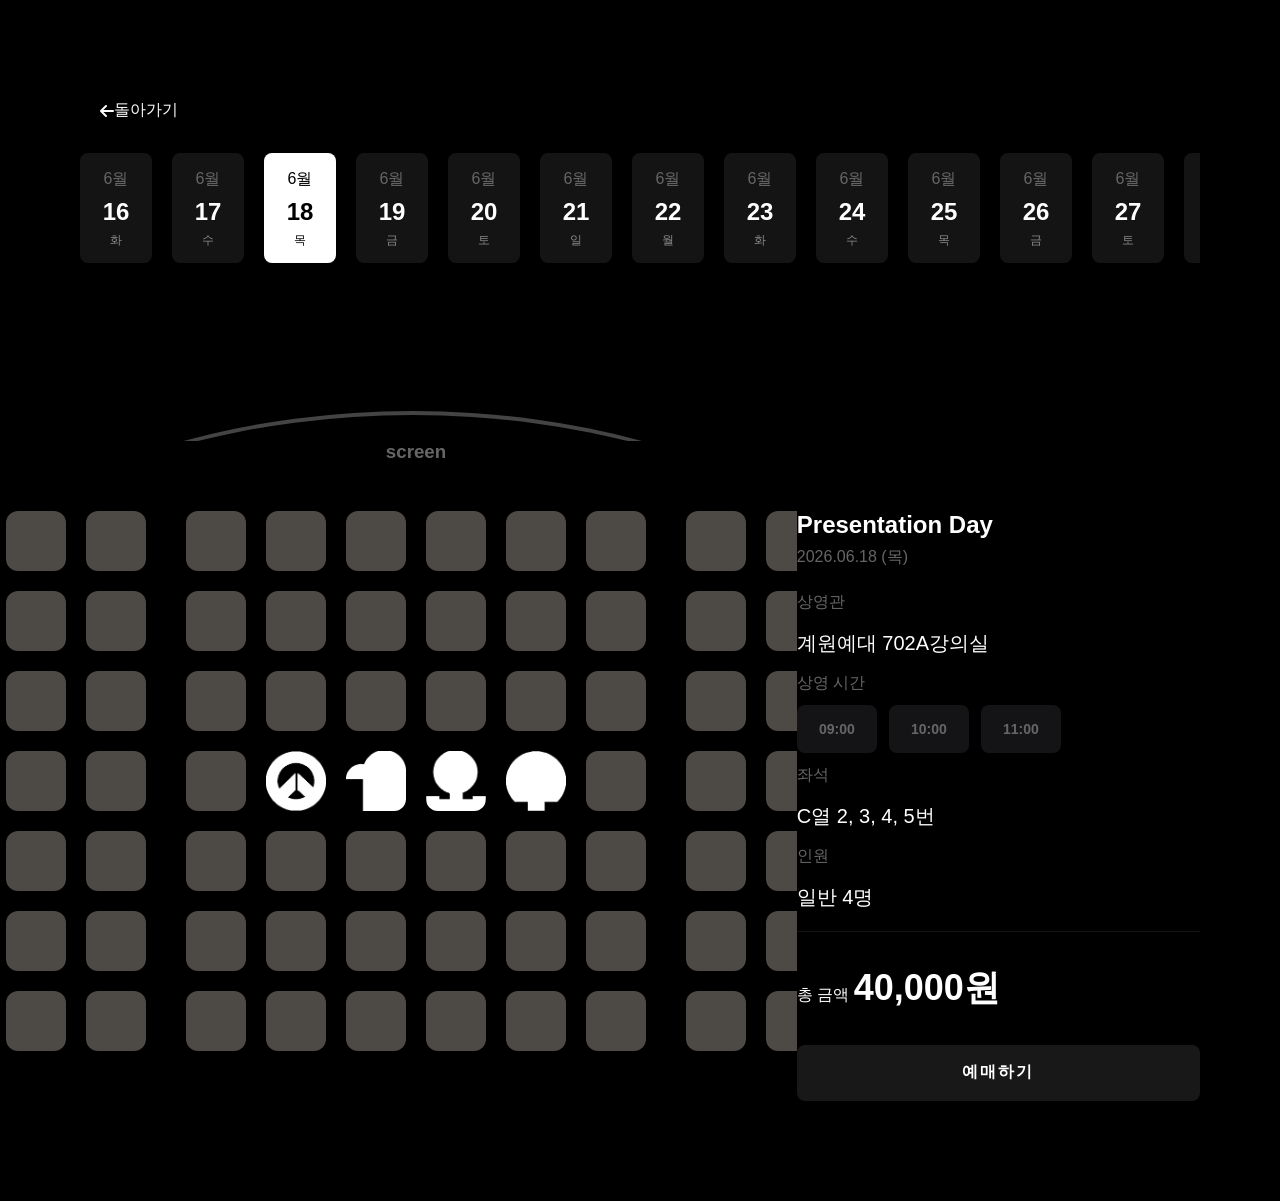
<file: popup2.html>
<!DOCTYPE html>
<html lang="ko">
<head>
    <meta charset="UTF-8">
    <meta name="viewport" content="width=device-width, initial-scale=1.0">
    <title>예매 팝업 창</title>
    <link rel="stylesheet" href="common.css">
    <link rel="stylesheet" href="individual.css">
    <link rel="stylesheet" href="https://cdnjs.cloudflare.com/ajax/libs/font-awesome/6.0.0/css/all.min.css">
</head>
<body>

<div class="booking-modal-overlay padding-left padding-right padding-top padding-bottom width box-sizing">
    <div class="booking-modal-content margin width">
        
        <div class="booking-header">
            <button class="back-btn" onclick="history.back()">
                <i class="fas fa-arrow-left"></i> 돌아가기
            </button>
        </div>

        <section class="date-picker-section padding-bottom width">
            <div class="date-scroll-container">
                <div class="date-item gray-font border-radius"><span class="text-xs">6월</span><strong>16</strong><span class="day text-xs">화</span></div>
                <div class="date-item gray-font border-radius"><span class="text-xs">6월</span><strong>17</strong><span class="day text-xs">수</span></div>
                <div class="date-item active border-radius"><span class="text-xs">6월</span><strong>18</strong><span class="day text-xs">목</span></div>
                <div class="date-item gray-font border-radius "><span class="text-xs">6월</span><strong>19</strong><span class="day text-xs">금</span></div>
                <div class="date-item gray-font border-radius"><span class="text-xs">6월</span><strong>20</strong><span class="day text-xs">토</span></div>
                <div class="date-item gray-font border-radius"><span class="text-xs">6월</span><strong>21</strong><span class="day text-xs">일</span></div>
                <div class="date-item gray-font border-radius "><span class="text-xs">6월</span><strong>22</strong><span class="day text-xs">월</span></div>
                <div class="date-item gray-font border-radius"><span class="text-xs">6월</span><strong>23</strong><span class="day text-xs">화</span></div>
                <div class="date-item gray-font border-radius "><span class="text-xs">6월</span><strong>24</strong><span class="day text-xs">수</span></div>
                <div class="date-item gray-font border-radius "><span class="text-xs">6월</span><strong>25</strong><span class="day text-xs">목</span></div>
                <div class="date-item gray-font border-radius "><span class="text-xs">6월</span><strong>26</strong><span class="day text-xs">금</span></div>
                <div class="date-item gray-font border-radius "><span class="text-xs">6월</span><strong>27</strong><span class="day text-xs">토</span></div>
                <div class="date-item gray-font border-radius "><span class="text-xs">6월</span><strong>28</strong><span class="day text-xs">일</span></div>
                 <div class="date-item gray-font border-radius"><span class="text-xs">6월</span><strong>25</strong><span class="day text-xs">목</span></div>
                <div class="date-item gray-font border-radius "><span class="text-xs">6월</span><strong>26</strong><span class="day text-xs">금</span></div>
                <div class="date-item gray-font border-radius "><span class="text-xs">6월</span><strong>27</strong><span class="day text-xs">토</span></div>
                <div class="date-item gray-font border-radius"><span class="text-xs">6월</span><strong>28</strong><span class="day text-xs">일</span></div>
                <div class="date-item gray-font border-radius "><span class="text-xs">6월</span><strong>25</strong><span class="day text-xs">목</span></div>
                <div class="date-item gray-font border-radius "><span class="text-xs">6월</span><strong>26</strong><span class="day text-xs">금</span></div>
                <div class="date-item gray-font border-radius"><span class="text-xs">6월</span><strong>27</strong><span class="day text-xs">토</span></div>
                <div class="date-item gray-font border-radius"><span class="text-xs">6월</span><strong>28</strong><span class="day text-xs">일</span></div>
                <div class="date-item gray-font border-radius "><span class="text-xs">6월</span><strong>27</strong><span class="day text-xs">토</span></div>
                <div class="date-item gray-font border-radius "><span class="text-xs">6월</span><strong>28</strong><span class="day text-xs">일</span></div>
            </div>
            </div>
        </section>

        <div class="booking-main-layout width">
            
            <section class="seat-selection-area width">
                <div class="screen-indicator">
                    <div class="screen-line margi"></div>
                    <h3 class="gray-font">screen</h3>
                </div>
                
                <div class="seat-grid margin width">
                    <div class="side left"></div>   

                     <div class="center"></div>

                    <div class="side right"></div>
                        

                </div>

            </section>

            <section class="booking-summary-area padding-top width">
                <div class="summary-header">
                    <h2>Presentation Day</h2>
                    <p class="summary-date gray-font text-xs">2026.06.18 (목)</p>
                </div>

                <div class="info-block">
                    <span class="info-label gray-font text-xs">상영관</span>
                    <p class="info-value text-xs">계원예대 702A강의실</p>
                </div>

                <div class="info-block">
                    <span class="info-label gray-font text-xs">상영 시간</span>
                    <div class="time-slots">
                        <button class="time-btn gray-font border-radius">09:00</button>
                        <button class="time-btn gray-font border-radius">10:00</button>
                        <button class="time-btn gray-font border-radius">11:00</button>
                    </div>
                </div>

                <div class="info-block">
                    <span class="info-label gray-font text-xs">좌석</span>
                    <p class="info-value text-xs">C열 2, 3, 4, 5번</p>
                </div>

                <div class="info-block">
                    <span class="info-label gray-font text-xs">인원</span>
                    <p class="info-value text-xs">일반 4명</p>
                </div>

                <div class="price-block">
                    <span class="price-label text-xs">총 금액</span>
                    <span class="price-value text-xs">40,000원</span>
                </div>

                <button class="final-submit-btn ticket-btn border-radius">예매하기</button>
            </section>
            
        </div>
    </div>
</div>


<script>

document.querySelectorAll('.date-item').forEach(item => {
    item.addEventListener('click', () => {
        document.querySelectorAll('.date-item').forEach(i => i.classList.remove('active'));
        item.classList.add('active');
    });
});
document.querySelectorAll('.time-btn').forEach(btn => {
    btn.addEventListener('click', () => {
        document.querySelectorAll('.time-btn').forEach(b => b.classList.remove('active'));
        btn.classList.add('active');
    });
});
const left = document.querySelector('.left');
const center = document.querySelector('.center');
const right = document.querySelector('.right');

// 왼쪽 14석
for(let i=0; i<14; i++){
    left.innerHTML += '<div class="seat"></div>';
}

const members = [
    "img2/Member Icon/Donggeun-w.png",
    "img2/Member Icon/Geunwoo-w.png",
    "img2/Member Icon/sunwoo-w.png",
    "img2/Member Icon/yewon-w.png"
];

let memberIndex = 0;

// 가운데 42칸
for(let i=0; i<42; i++){

    if(i >= 19 && i <= 22){
        center.innerHTML += `
            <img src="${members[memberIndex]}"
                 class="member-icon">
        `;
        memberIndex++;
    } else{
        center.innerHTML += '<div class="seat"></div>';
      }
}

// 오른쪽 14석
for(let i=0; i<14; i++){
    right.innerHTML += '<div class="seat"></div>';
}


</script>

</body>
</html>
</file>
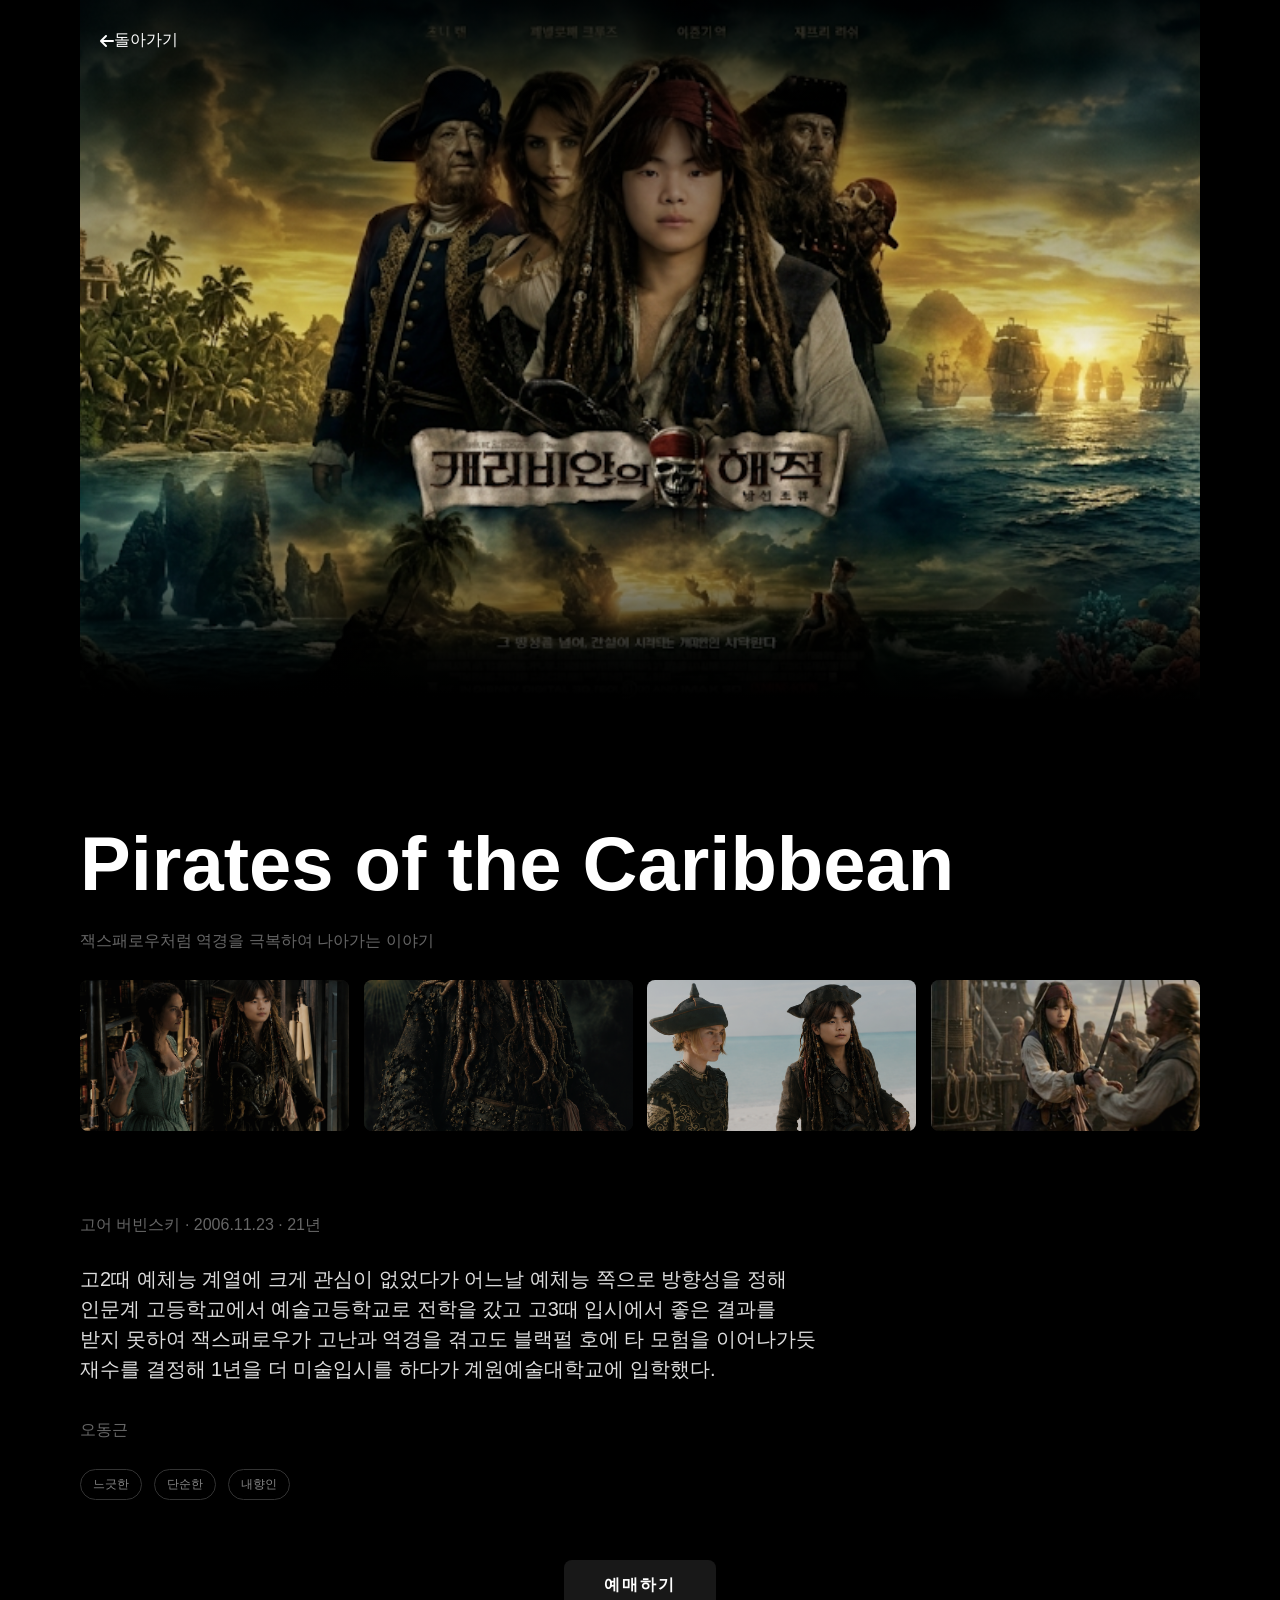
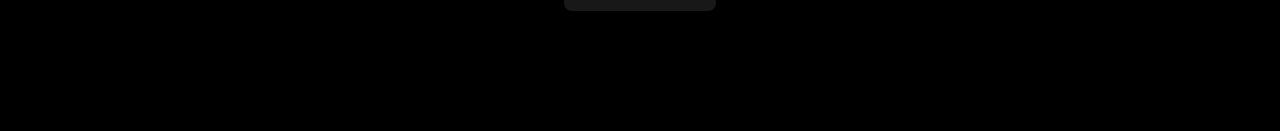
<file: popup_dg.html>
<!DOCTYPE html>
<html lang="en">
<head>
    <meta charset="UTF-8">
    <meta name="viewport" content="width=device-width, initial-scale=1.0">
    <title>Document</title>
    <link rel="stylesheet" href="common.css">
    <link rel="stylesheet" href="individual.css">
    <link rel="stylesheet" href="https://cdnjs.cloudflare.com/ajax/libs/font-awesome/6.0.0/css/all.min.css">

    <style>

    .modal-hero {
    background-image: url("img2/poster/poster3.png"); 
    }
    
    @media (max-width: 767px) {
        .modal-hero {
            background-image: url("img2/poster/15828d52-463c-4f5b-8f75-33abd5ca0e8a-d.png");
        }
    }
    </style>

</head>
<body>
    
        <header class="modal-header padding-left padding-right">
            <button class="back-btn" onclick="history.back()">
                <i class="fas fa-arrow-left"></i> 돌아가기
            </button>
        </header>

        <section class="modal-hero padding-left padding-right"> 
        </section>

        <section class="stillcuts-section padding-left padding-right padding-top">
            <div>
                <h1 class="movie-title2 text-lg"> Pirates of the Caribbean</h1>
                <p class="gray-font personal-margin">잭스패로우처럼 역경을 극복하여 나아가는 이야기
             </div>
            <div class="stillcuts-grid">
                <div class="stillcut-item border-radius"><img src="steel/kb1.png" alt="스틸컷 1"></div>
                <div class="stillcut-item border-radius"><img src="steel/kb2.png" alt="스틸컷 2"></div>
                <div class="stillcut-item border-radius"><img src="steel/kb3.png" alt="스틸컷 3"></div>
                <div class="stillcut-item border-radius"><img src="steel/kb4.png" alt="스틸컷 4"></div>
            </div>
        </section>

        <section class="movie-info-section">
            <p class="gray-font personal-margin text-xs">고어 버빈스키 · 2006.11.23 · 21년</p>
            
            <p class="movie-synopsis">
                고2때 예체능 계열에 크게 관심이 없었다가 어느날 예체능 쪽으로 방향성을 정해 인문계 고등학교에서 예술고등학교로 전학을 갔고 고3때 입시에서 좋은 결과를 받지 못하여 잭스패로우가 고난과 역경을 겪고도 블랙펄 호에 타 모험을 이어나가듯 재수를 결정해 1년을 더 미술입시를 하다가 계원예술대학교에 입학했다.
            </p>
            
            <p class="gray-font personal-margin">오동근</p>
            
            <div class="tags-and-score">
                <span class="tag">느긋한</span>
                <span class="tag">단순한</span>
                <span class="tag">내향인</span>
            </div>
        </section>

        <div class="button-rayout">
            <button class="ticket-btn border-radius" onclick="location.href='popup2.html'">
                예매하기
            </button>   
        </div>


</body>
</html>
</file>
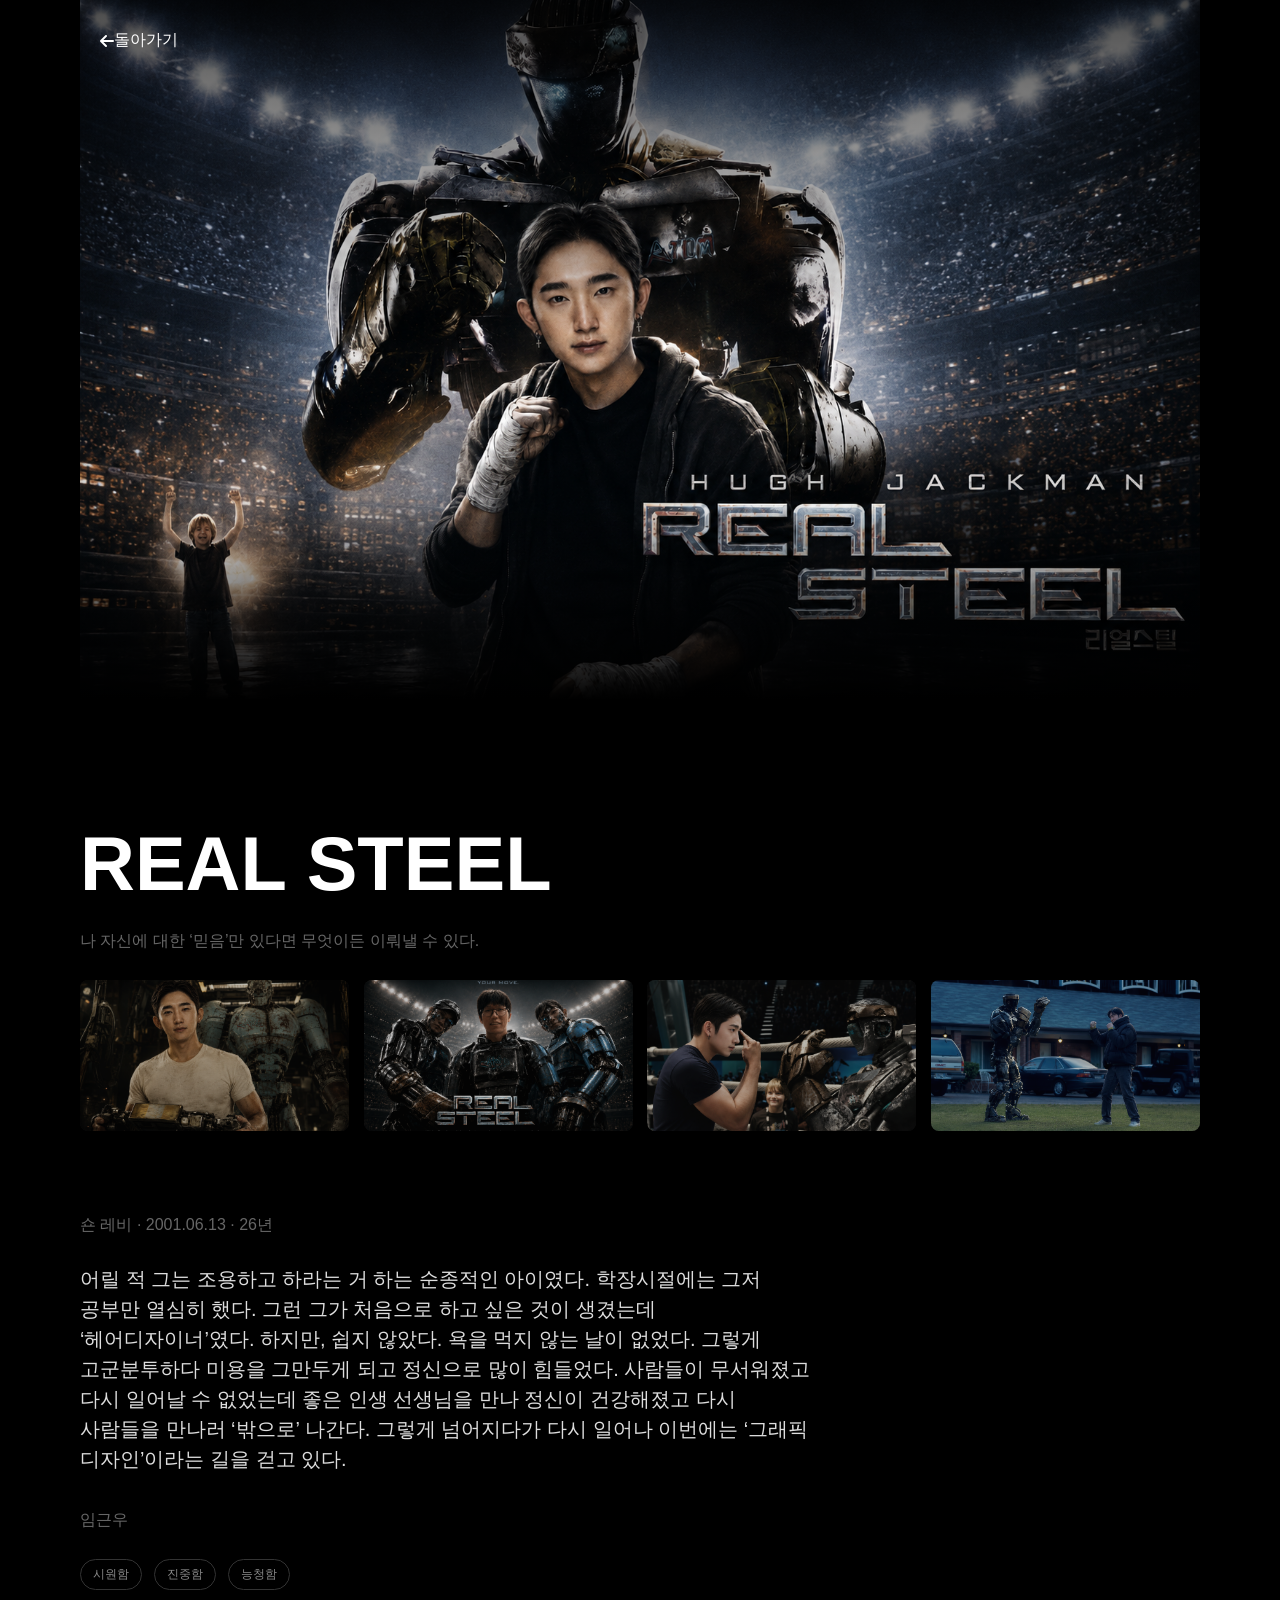
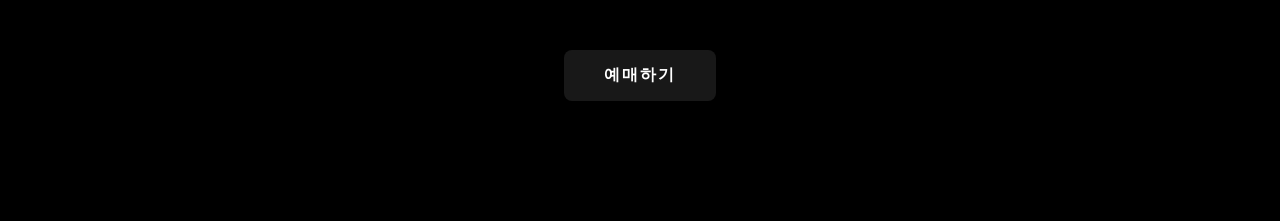
<file: popup_gw.html>
<!DOCTYPE html>
<html lang="en">
<head>
    <meta charset="UTF-8">
    <meta name="viewport" content="width=device-width, initial-scale=1.0">
    <title>Document</title>
    <link rel="stylesheet" href="common.css">
    <link rel="stylesheet" href="individual.css">
    <link rel="stylesheet" href="https://cdnjs.cloudflare.com/ajax/libs/font-awesome/6.0.0/css/all.min.css">

    <style>

    .modal-hero {
    background-image: url("img2/poster/poster2.png"); 
    }
    
    @media (max-width: 767px) {
        .modal-hero {
            background-image: url("img2/poster/re-d.png");
        }
    }
    </style>

</head>
<body>
    
        <header class="modal-header padding-left padding-right">
            <button class="back-btn" onclick="history.back()">
                <i class="fas fa-arrow-left"></i> 돌아가기
            </button>
        </header>

        <section class="modal-hero padding-left padding-right">
        </section>

        <section class="stillcuts-section padding-left padding-right padding-top paddig-bottom box-sizing">
            <div>
                <h1 class="movie-title2 text-lg">REAL STEEL</h1>
                <p class="gray-font personal-margin">나 자신에 대한 ‘믿음’만 있다면 무엇이든 이뤄낼 수 있다.</p>
             </div>
            <div class="stillcuts-grid">
                <div class="stillcut-item border-radius"><img class="width"  src="steel/real1.png" alt="스틸컷 1"></div>
                <div class="stillcut-item border-radius"><img class="width" src="steel/real2.png" alt="스틸컷 2"></div>
                <div class="stillcut-item border-radius"><img class="width" src="steel/real3.png" alt="스틸컷 3"></div>
                <div class="stillcut-item border-radius"><img class="width" src="steel/real4.png" alt="스틸컷 4"></div>
            </div>
        </section>

        <section class="movie-info-section width">
            <p class="gray-font personal-margin text-xs">숀 레비 · 2001.06.13 · 26년</p>
            
            <p class="movie-synopsis text-xs  width">
                어릴 적 그는 조용하고 하라는 거 하는 순종적인 아이였다.
학장시절에는 그저 공부만 열심히 했다. 그런 그가 처음으로 하고 싶은 것이 생겼는데 ‘헤어디자이너’였다. 
하지만, 쉽지 않았다. 욕을 먹지 않는 날이 없었다.
그렇게 고군분투하다 미용을 그만두게 되고 정신으로 많이 힘들었다.
사람들이 무서워졌고 다시 일어날 수 없었는데 
좋은 인생 선생님을 만나 정신이 건강해졌고 다시 사람들을 만나러 ‘밖으로’ 나간다.
그렇게 넘어지다가 다시 일어나 이번에는 ‘그래픽 디자인’이라는 길을 걷고 있다. 
            </p>
            
            <p class="gray-font personal-margin text-xs">임근우</p>
            
            <div class="tags-and-score">
                <span class="tag text-xs">시원함</span>
                <span class="tag text-xs">진중함</span>
                <span class="tag text-xs">능청함</span>
            </div>
        </section>

        <div class="button-rayout">
            <button class="ticket-btn border-radius" onclick="location.href='popup2.html'">
                예매하기
            </button>   
        </div>


</body>
</html>
</file>
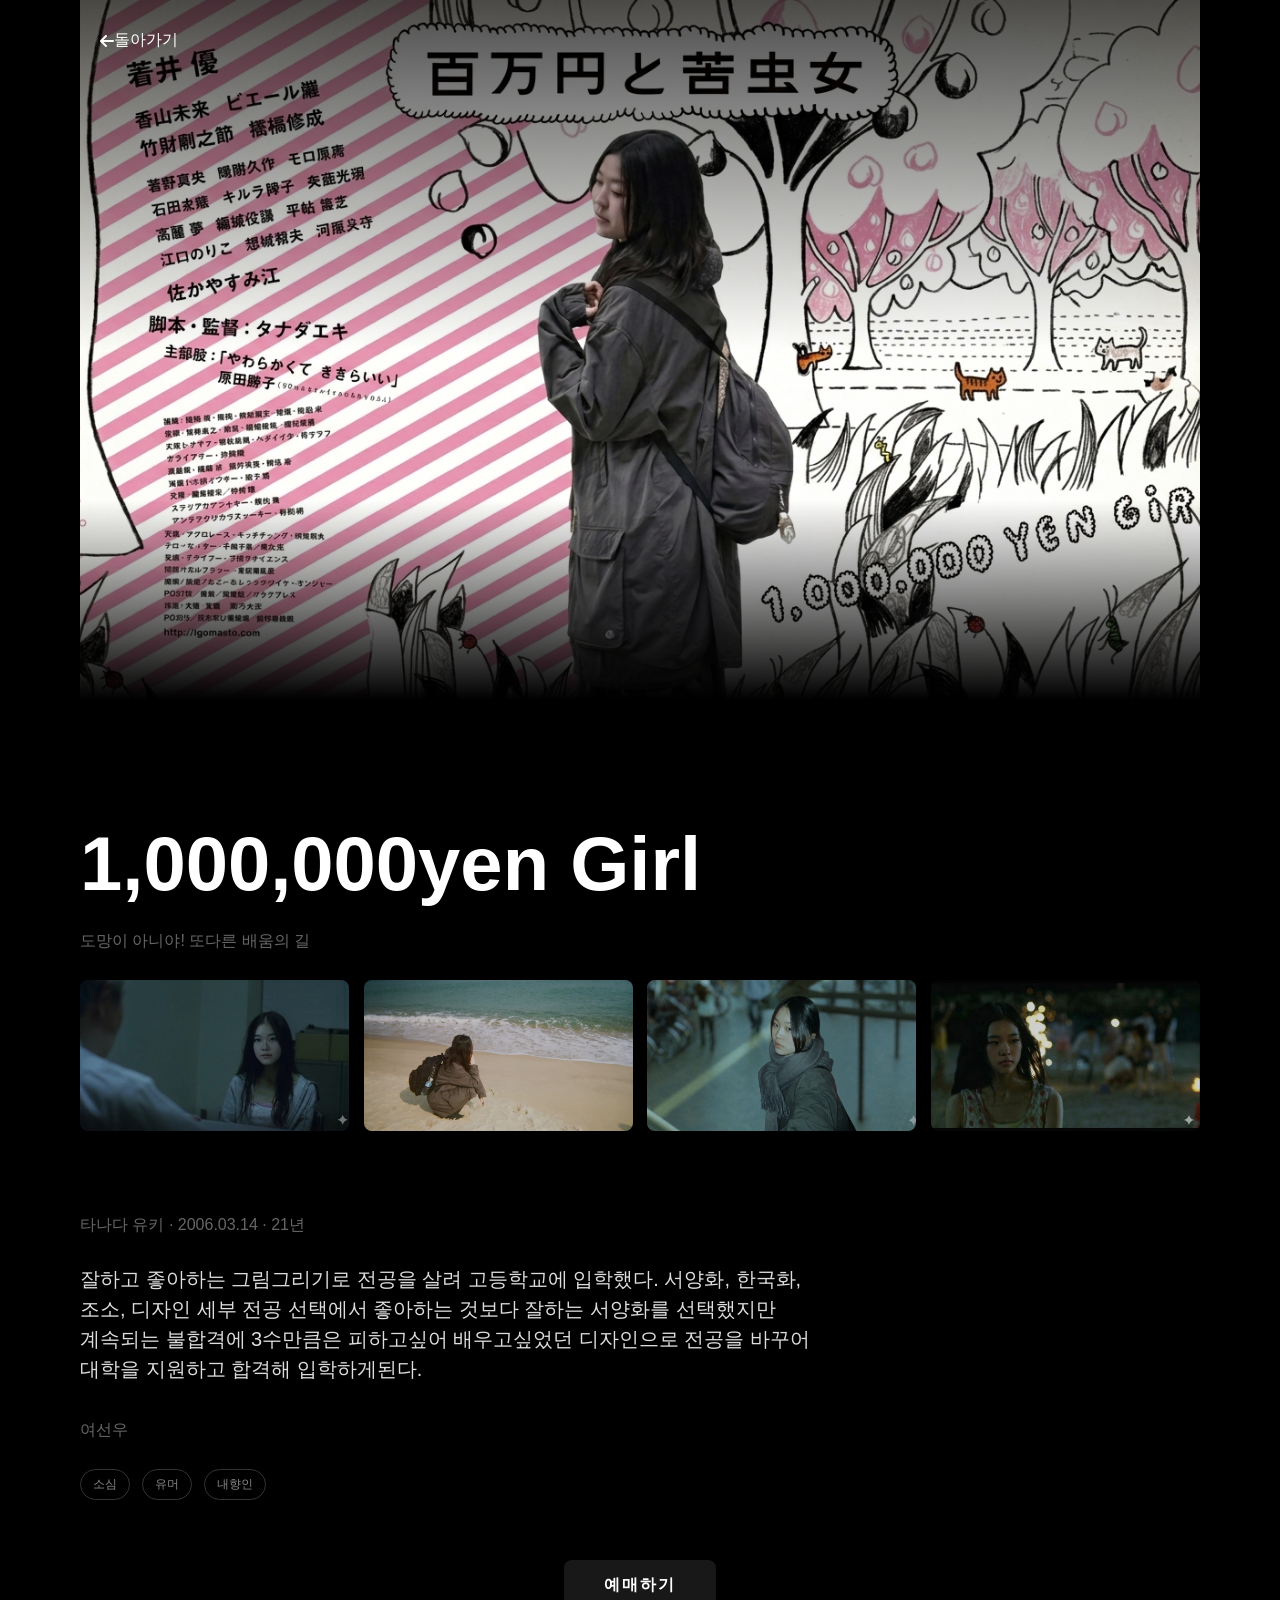
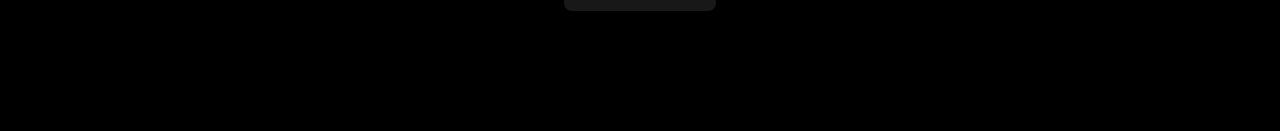
<file: popup_sw.html>
<!DOCTYPE html>
<html lang="en">
<head>
    <meta charset="UTF-8">
    <meta name="viewport" content="width=device-width, initial-scale=1.0">
    <title>Document</title>
    <link rel="stylesheet" href="common.css">
    <link rel="stylesheet" href="individual.css">
    <link rel="stylesheet" href="https://cdnjs.cloudflare.com/ajax/libs/font-awesome/6.0.0/css/all.min.css">

    <style>

    .modal-hero {
    background-image: url("img2/poster/poster4.png"); 
    }
    
    @media (max-width: 767px) {
        .modal-hero {
            background-image: url("img2/poster/image-d.png");
        }
    }
    </style>

</head>
<body>
    
        <header class="modal-header padding-left padding-right">
            <button class="back-btn" onclick="history.back()">
                <i class="fas fa-arrow-left"></i> 돌아가기
            </button>
        </header>

        <section class="modal-hero padding-left padding-right">
        </section>

        <section class="stillcuts-section padding-left padding-right padding-top">
            <div>
                <h1 class="movie-title2 text-lg">1,000,000yen Girl</h1>
                <p class="gray-font personal-margin text-xs">도망이 아니야! 또다른 배움의 길</p>
             </div>
            <div class="stillcuts-grid">
                <div class="stillcut-item border-radius"><img src="steel/yen1.jpeg" alt="스틸컷 1"></div>
                <div class="stillcut-item border-radius"><img src="steel/yen2.png" alt="스틸컷 2"></div>
                <div class="stillcut-item border-radius"><img src="steel/yen3.png" alt="스틸컷 3"></div>
                <div class="stillcut-item border-radius"><img src="steel/yen4.jpeg" alt="스틸컷 4"></div>
            </div>
        </section>

        <section class="movie-info-section">
            <p class="gray-font personal-margin">타나다 유키 · 2006.03.14 · 21년</p>
            
            <p class="movie-synopsis">
                잘하고 좋아하는 그림그리기로 전공을 살려 고등학교에 입학했다. 서양화, 한국화, 조소, 디자인 세부 전공 선택에서 좋아하는 것보다 잘하는 서양화를 선택했지만 계속되는 불합격에 3수만큼은 피하고싶어 배우고싶었던 디자인으로 전공을 바꾸어 대학을 지원하고 합격해 입학하게된다.
            </p>
            
            <p class="gray-font personal-margin">여선우</p>
            
            <div class="tags-and-score">
                <span class="tag">소심</span>
                <span class="tag">유머</span>
                <span class="tag">내향인</span>
            </div>
        </section>

        <div class="button-rayout">
            <button class="ticket-btn border-radius" onclick="location.href='popup2.html'">
                예매하기
            </button>   
        </div>


</body>
</html>
</file>
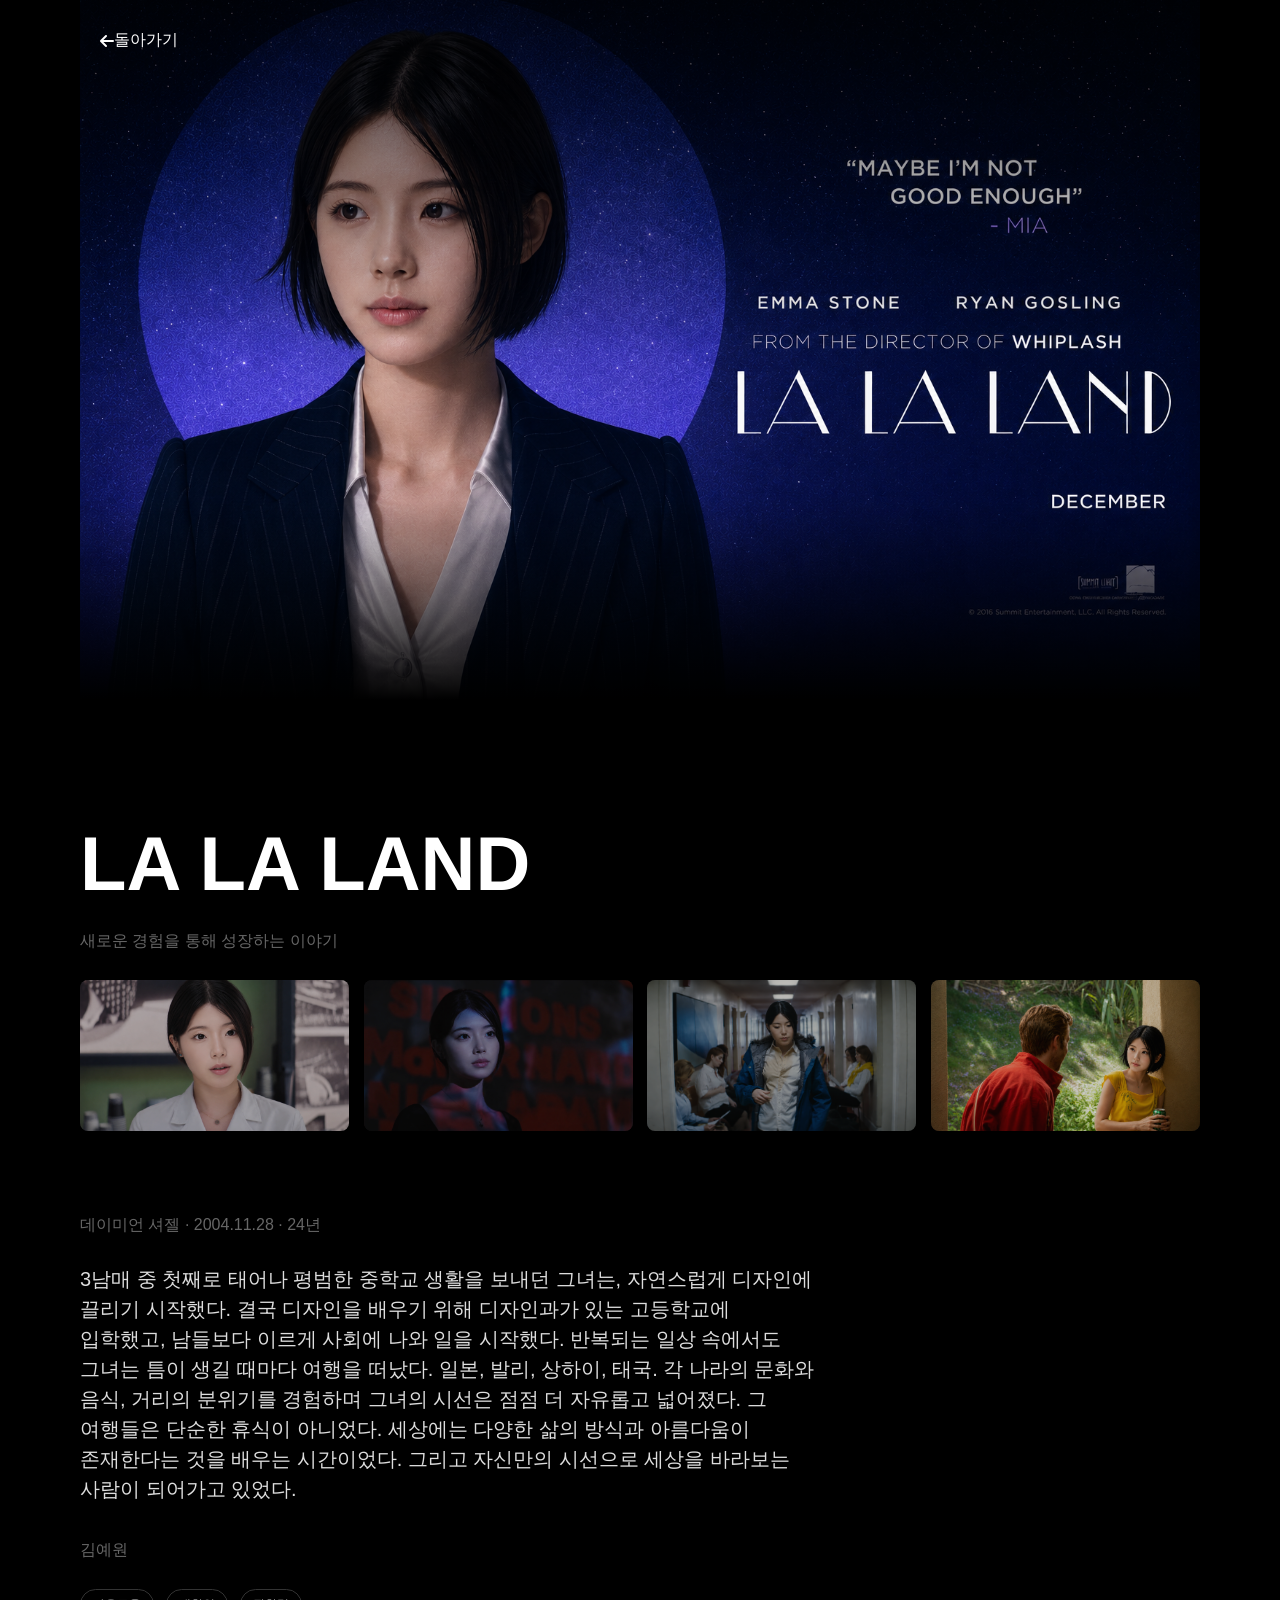
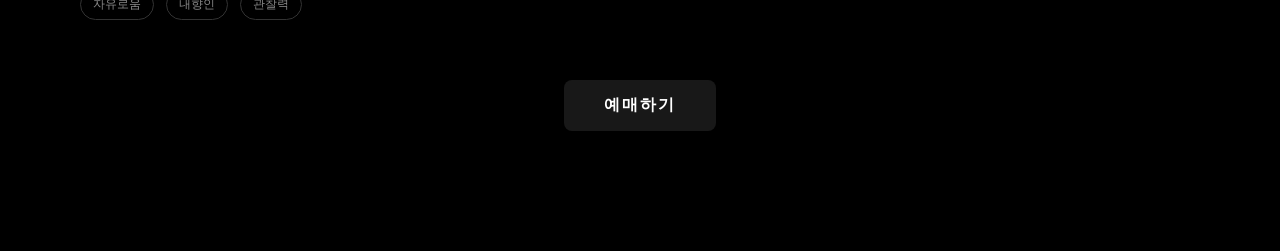
<file: popup_yw.html>
<!DOCTYPE html>
<html lang="en">
<head>
    <meta charset="UTF-8">
    <meta name="viewport" content="width=device-width, initial-scale=1.0">
    <title>Document</title>
    <link rel="stylesheet" href="common.css">
    <link rel="stylesheet" href="individual.css">
    <link rel="stylesheet" href="https://cdnjs.cloudflare.com/ajax/libs/font-awesome/6.0.0/css/all.min.css">

    <style>

    .modal-hero {
    background-image: url("img2/poster/poster1.png"); 
    }
    
    @media (max-width: 767px) {
        .modal-hero {
            background-image: url("img2/poster/la-d.png");
        }
    }
    </style>
</head>
<body>
    
        <header class="modal-header padding-left padding-right">
            <button class="back-btn" onclick="history.back()">
                <i class="fas fa-arrow-left"></i> 돌아가기
            </button>
        </header>

        <section class="modal-hero padding-left padding-right">
        </section>

        <section class="stillcuts-section padding-left padding-right padding-top">
            <div>
                <h1 class="movie-title2 text-lg">LA LA LAND</h1>
                <p class="gray-font personal-margin text-xs">새로운 경험을 통해 성장하는 이야기</p>
             </div>
            <div class="stillcuts-grid">
                <div class="stillcut-item border-radius"><img src="steel/lala1.png" alt="스틸컷 1"></div>
                <div class="stillcut-item border-radius"><img src="steel/lala2.png" alt="스틸컷 2"></div>
                <div class="stillcut-item border-radius"><img src="steel/lala3.png" alt="스틸컷 3"></div>
                <div class="stillcut-item border-radius"><img src="steel/lala4.png" alt="스틸컷 4"></div>
            </div>
        </section>

        <section class="movie-info-section">
            <p class="gray-font personal-margin">데이미언 셔젤 · 2004.11.28 · 24년</p>
            
            <p class="movie-synopsis">
                3남매 중 첫째로 태어나 평범한 중학교 생활을 보내던 그녀는, 자연스럽게 디자인에 끌리기 시작했다. 결국 디자인을 배우기 위해 디자인과가 있는 고등학교에 입학했고, 남들보다 이르게 사회에 나와 일을 시작했다.

반복되는 일상 속에서도 그녀는 틈이 생길 때마다 여행을 떠났다.
일본, 발리, 상하이, 태국.
각 나라의 문화와 음식, 거리의 분위기를 경험하며 그녀의 시선은 점점 더 자유롭고 넓어졌다.

그 여행들은 단순한 휴식이 아니었다.
세상에는 다양한 삶의 방식과 아름다움이 존재한다는 것을 배우는 시간이었다.

그리고 자신만의 시선으로 세상을 바라보는 사람이 되어가고 있었다.
            </p>
            
            <p class="gray-font personal-margin">김예원</p>
            
            <div class="tags-and-score">
                <span class="tag">자유로움</span>
                <span class="tag">내향인</span>
                <span class="tag">관찰력</span>
            </div>
        </section>

        <div class="button-rayout">
            <button class="ticket-btn border-radius" onclick="location.href='popup2.html'">
                예매하기
            </button>   
        </div>


</body>
</html>
</file>
<file: common.css>
*{
 margin:0;
 padding:0;
 box-sizing:border-box;
 font-family:Arial,sans-serif;
}

body{
 background:#000;
 color:#fff;
}

.gray_background{
    background-color: #111;
}


.gray-font{
    color: #666;
  }

.text-lg{
 font-size: 76px;
}

.text-sm{
 font-size: 36px;
}


.text-xs{
    font-size: 16px;
}



.margin{
    margin: 0 auto;
}

.padding-top{
    padding-top: 100px;
}

.padding-bottom{
    padding-bottom: 100px;
}

.padding-left{
    padding-left: 80px;
}

.padding-right{
    padding-right: 80px;
}



.ticket-btn{
    background-color: gray;     
    font-size: 16px;
    font-weight: 800;            
    letter-spacing: 2px;         
    padding: 15px 40px;          
    border: 2px solid gray;       
}



.button-rayout{    
    margin-top: 40px;
    margin-bottom: 60px;
    text-align: center;
}

.border-radius{
    border-radius: 8px;
}

/* 행간 */
p, span, li {
    line-height: 1.8;
}

/* 자간 - 버튼 */
button {
    letter-spacing: 0px;
}

/* 줄바꿈 - 모든 텍스트 */
* {
    word-break: keep-all;
    word-wrap: break-word;
}

@media (max-width: 767px) {
.padding-left  { padding-left: 20px !important; }
.padding-right { padding-right: 20px !important; }

html{
    width: 100%;
    overflow-x: hidden;
    box-sizing: border-box;
}

body{
    width: 100%;
    overflow-x: hidden;
    box-sizing: border-box;
}

.text-xs{
    font-size: 16px 
}

.text-sm{
 font-size: 36px !important;
}

.padding-top{
    padding-top: 25px !important;
}

.padding-bottom{
    padding-bottom: 30px;
}

.border-radius{
    border-radius: 8px;
}

.width{
    width: 100% !important; 
}



}
</file>
<file: individual.css>
/* 전체 영역 */
.booking-modal-overlay {
    width: 100%;

}

.booking-modal-content {
    width: 100%;
    max-width: 1200px;
   
   
}

/* 돌아가기 버튼 */
.booking-header {
    margin-bottom: 32px;
}

.back-btn {
    background: none;
    border: none;
    color: white;
    font-size: 16px;
    cursor: pointer;
}

/* 날짜 영역 */
.date-picker-section {
    margin-bottom: 48px;
}

.date-scroll-container {
    overflow: hidden;
    display: flex;
    gap: 20px;
    overflow-x: auto;

}

.date-scroll-container::-webkit-scrollbar {
    display: none;
}




.date-item {
    width: 72px;
    height: 110px;
    background: #141414;
    flex-shrink: 0;
    text-align: center;
    padding-top: 20px;
    cursor: pointer;
    padding-bottom: 20px; 
    box-sizing: border-box;
    display: flex;
    flex-direction: column;
    justify-content: center;

}

.date-item strong {
    display: block;
    font-size: 24px;
    color: white;
    margin: 4px 0;
}

.day {
    font-size: 12px;
    color: #888;
}

.date-item.active {
    background: white;
}

.date-item.active span,
.date-item.active strong,
.date-item.active .day {
    color: black;
}

/* 메인 */

.booking-main-layout {
    display: flex;                 
    justify-content: space-between; 
    align-items: flex-start;
    width: 100%;
    margin-top: 20px;
}

/* ==========================================================================
좌석 선택 영역
   ========================================================================== */
.seat-selection-area {
    width: 60%;
    display: flex;
    flex-direction: column;
    align-items: center;
    text-align: center;
}

.screen-indicator {
    width: 100%;
    margin-bottom: 48px;
}

.screen-line {
    width: 90%;
    height: 30px;            /* 💡 곡선이 그려질 최소한의 세로 공간 확보 */
    position: relative;
    overflow: hidden;        /* 상자 밖으로 나가는 거대한 원의 아랫부분을 잘라냅니다 */
}

/* 💡 ::after 가상 요소로 일정한 두께의 진짜 곡선 바를 만듭니다 */
.screen-line::after {
    content: "";
    position: absolute;
    
    /* 1. 내 모니터 화면보다 훨씬 거대한 원을 바닥에 깔아둡니다 */
    width: 200%;             
    height: 800px;           
    
    /* 2. 원을 중앙 정렬하고 위로 바짝 올립니다 */
    left: 55%;
    transform: translateX(-50%);
    top: 0;                  /* 💡 곡률 조절 장치: 더 휘게 하고 싶으면 이 값을 5px, 10px 식으로 조금씩 내려보세요! */

    /* 3. 둥근 원의 탑(Top) 테두리선만 활성화해서 일정한 두께를 만듭니다 */
    border-top: 4px solid #444; /* 스크린의 일정한 두께 (여기서 두께 조절 가능) */
    border-radius: 50%;         /* 완벽한 동그라미로 만들어 왜곡 없는 깔끔한 곡선 구현 */
}





.seat-grid{
    width:80%;
    max-width:700px;
    display:flex;
    justify-content:center;
    align-items:flex-start;
    gap:40px;
}

    .member-icon{
        width:60px; 
        height:60px;
        object-fit:cover;
        border-radius:12px;
        display:block;
        }

.side{
    display:grid;
    grid-template-columns:repeat(2,1fr);
    gap:20px;
}

.center{
    display:grid;
    grid-template-columns:repeat(6,1fr);
    gap:20px;
}

.seat{
    width:60px;
    height:60px;
    border-radius:12px;
    background:#4d4944;
}

.seat-icon{
    width:60px;
    height:60px;
    background:#fff;
    border-radius:50%;
}

/* ==========================================================================
   📋 [오른쪽] 정보 요약 영역
   ========================================================================== */
.booking-summary-area {
    width: 36%;
    background: #000000;
    flex-shrink: 0;
    box-sizing: border-box;
}

.summary-header h2 {
    margin-bottom: 4px;
  }

.summary-date {
    margin-bottom: 16px;
}

.info-block {
    margin-bottom: 8px;
}

.info-label {
    display: block;
    margin-bottom: 8px;
}

.info-value {
    font-size: 20px;
    
}

/* 상영 시간 선택 버튼 */
.time-slots {
    display: flex;
    gap: 12px;
}

.time-btn {
    width: 80px;
    height: 48px;
    background: #141416;
    border: none;
    
    cursor: pointer;
    font-size: 14px;
    font-weight: 600;
}

.time-btn.active {
    background: white;
    color: black;
}

/* 금액 결제 영역 */
.price-block {
    border-top: 1px solid #141414;
    padding-top: 24px;
    margin-top: 16px;
}

.price-value {
    font-size: 36px;
    color: #ffffff;
    font-weight: 700;
}

/* 하단 최종 제출 버튼 */
.final-submit-btn {
    width: 100%;
    height: 56px;
    cursor: pointer;
    margin-top: 24px;
}

.final-submit-btn:hover {
    background: #222;
    color: white;
}


-------------------------------------개인 페이지-----------------------------------



.modal-overlay {
    position: fixed;
    top: 0;
    left: 0;
    width: 100%;
    height: 100%;
    background: black;
    overflow: auto;
}

.modal-content {
    width: 100%;
    background: black;
    position: relative;
    padding-bottom: 120px;
    display: flex;
    flex-direction: column; /* 💡 자식들을 위에서 아래로 정렬 */
}

.modal-header {
    position: absolute;  /* 💡 화면 최상단을 기준으로 공중에 띄웁니다 */
    top: 0;
    left: 0;
    width: 100%;
    height: 350px;
    z-index: 10;        /* 💡 이미지보다 무조건 앞으로 오게 정렬 */
    padding-top: 30px;
    padding-bottom: 0;
    background: linear-gradient(to bottom, rgba(0,0,0,0.7) 0%, rgba(0,0,0,0) 100%);
     /* 버튼 뒤에 어두운 그라데이션을 깔아 글씨 가독성 확보 */
}

.modal-hero::after {
    content: "";
    position: absolute;
    bottom: 0;
    left: 0;
    width: 100%;
    height: 200px; /* 그라디언트 높이 조절 */
    background: linear-gradient(to bottom, rgba(0,0,0,0) 0%, rgba(0,0,0,1) 100%);
    pointer-events: none;
}

.hero-img-mobile  { display: none; }
.hero-img-desktop { display: block; }

.back-btn {
    background: none;
    border: none;
    color: white;
    font-size: 16px;
    cursor: pointer;
    display: flex;
    align-items: center;
    transition: 0.3s;
    margin-left: 20px;
}

.back-btn:hover {
    opacity: 0.7;
}


.modal-hero {
  width: 100%;
    height: 700px;
    display: block;
    position: relative;

    
    background-origin: content-box;
    background-clip: content-box;    
    background-size: cover;
    background-repeat: no-repeat;
    background-position: center;
}

.modal-hero img {
    width: 100%;
    height: 100%;
    object-fit: cover;    /* 이미지를 영역에 꽉 채움 */
    border-radius: 0;     /* 보더 제거 */
    display: block;       /* 하단 여백 제거 */
}

.movie-title2 {
    
    margin-top: 20px;
    margin-bottom: 20px;

}



.modal-banner-content {
    width: 500px;
}

.bottom-gradient {
    position: absolute;
    bottom: 0;
    left: 0;
    width: 100%;
    height: 80px;
    background: black;
}

.stillcuts-section {
    
    padding-bottom: 40px;
}

.stillcuts-grid {
    display: flex;
    justify-content: space-between;
    gap: 8px; /* ← 간격 추가 */
    display: flex;
    justify-content: space-between;
    gap: 8px; /* ← 간격 추가 */
}

.stillcut-item {
    width: 24%;
    aspect-ratio: 16 / 9; /* ← 비율 고정 */
    height: auto;          /* ← 고정 높이 제거 */
    background: #111;
    overflow: hidden;
}

.stillcut-item img {
    width: 100%;
    height: 100%;
    object-fit: cover;     /* ← 비율 유지하며 꽉 채움 */
    opacity: 0.8;
    transition: 0.3s;
}

.stillcut-item img:hover {
    opacity: 1;
}

.personal-margin{
    margin-bottom: 24px;
}


.movie-info-section {
    padding: 40px 80px;
    width: 900px;
}

.movie-synopsis {
    font-size: 20px;
    line-height: 1.5;
    margin-bottom: 32px;
    color: #ddd;
}


.tags-and-score {
    display: flex;
    align-items: center;
}

.tag {
    border: 1px solid #333;
    padding: 4px 12px;
    border-radius: 16px;
    margin-right: 12px;
    font-size: 12px;
    color: #888;
}

.score-badge {
    font-size: 20px;
}


---------------------------------메인 페이지----------------------------------
---------------------------------메인 페이지----------------------------------
---------------------------------메인 페이지----------------------------------

header {
    background-color: #000000; 
    
}

.header_text_left{
    padding-top: 30px;
}

.side-card {
  display: none;
}

.main_top_poster {
    
    width: 100%;
    display: flex;
    justify-content: center;
    align-items: center;
    position: relative;
    margin-top: 24px;
}



.main_banner {
      width: 88%;
    height: 640px;
    background-size: cover;
    border-radius: 40px;
    display: flex;
    align-items: flex-end;
    padding: 56px;
    box-sizing: border-box;
}

.banner_text {
    width: 500px;
}

.movie-title {
    font-size: 56px;
    margin-top: 12px;
    margin-bottom: 12px;
}

.movie-desc {
    font-size: 16px;
    color: #ccc;
    margin-bottom: 16px;
}

.rating {
    font-size: 20px;
}

.rating .score {
    font-size: 16px;
    color: #999;
}

.banner_right_top{
    position: absolute;
    right: 120px;
    top: 40px;
}

.arrow-btn {
    position: absolute;
    top: 252px;
    width: 48px;
    height: 48px;
    border: none;
    background: none;
    color: white;
    font-size: 32px;
    cursor: pointer;
    transition: 0.3s;
}

.arrow-btn:hover {
    opacity: 0.7;
}

.left-arrow {
    left: 20px;
}

.right-arrow {
    right: 20px;
}

.view-more-btn {
    width: 180px;
    height: 44px;
    background: #1a1a1a;
    color: white;
    border: none;
    border-radius: 28px;
    cursor: pointer;
    transition: 0.3s;
}

.view-more-btn:hover {
    background: #333;
}

.reviews_section {
    display: flex;
    justify-content: center; 
}

.reviews_section::before,
.reviews_section::after {
  content: "";
  position: absolute;
  left: 0;
  width: 100%;
  height: 120px;
  z-index: 1;
  pointer-events: none;
}

.reviews_section::before {
  top: 0;
  background: linear-gradient(to bottom, black 0%, transparent 100%);
}

.reviews_section::after {
  bottom: 0;
  background: linear-gradient(to top, black 0%, transparent 100%);
}

.reviews_container {
    width: 100%;
    max-width: 1000px;

    display: flex;
    justify-content: space-between;
    gap: 40px;
}

.reviews_left {
    width: 400px;
}

.reviews_left h2 {
    
    margin: 16px 0;
}

.section_desc {
    font-size: 16px;
    color: #777;
    margin-bottom: 40px;
}

.project_list {
    list-style: none;
}

.project_list li {
    padding: 16px;
    background: rgba(34, 34, 34, 0.7);
    margin-bottom: 12px;
    width: 300px;
    display: flex;
    justify-content: space-between;
    cursor: pointer;
}

.project_list li:hover {
    background-color: rgba(51, 51, 51, 0.7);
}

.reviews_right {
    width: 448px;
    display: flex;
    flex-direction: column;
}

.reviews_section {
    margin-top: -1px;
}

.review_card {
    background: rgba(26, 26, 26, 0.7);
    padding: 20px;

    margin-bottom: 16px;
}

.reviewauthor {
    color: #888;
    font-size: 12px;
}

.products_section {
    text-align: center;
}

.section-title {
    margin-bottom: 48px;
}

.products_grid {
    display: flex;
    justify-content: space-between;
}

.product_item {
    width: 220px;
    background: #050505;
    padding: 20px;
    border-radius: 12px;
    display: flex;
    flex-direction: column;
    align-items: center;
}

.product_img_box {
    width: 180px;
    height: 252px;
    margin-bottom: 20px;
}

.product_img_box img {
    width: 100%;
    object-fit: contain;
    height: 100%;
    transition: transform 0.3s ease;
}
.product_img_box img:hover {
    transform: scale(1.05);  
}

.prod_movie_name {
    font-size: 12px;
    color: #777;
}

.prod_name {
    font-size: 16px;
    margin: 12px 0;
}

.price {
    color: #ccc;
}

.footer_section {
     width: 100%;
}

.team-container {
    display: flex;
    justify-content: space-between;
}

.member {
    width: 220px;
}

.member h4 {
    margin-bottom: 12px;
}

.role {
    color: #888;
    margin-bottom: 12px;
}

.email {
    color: #666;
    display: block;
    margin-bottom: 16px;
}

.sns-icons i {
    margin-right: 12px;
    cursor: pointer;
    transition: 0.3s;
}

.sns-icons i:hover {
    color: white;
}

.footer_end_text {
    height: 4px;
    background: #111;
    margin: 40px 0;
    border: none;
}

.copyright {
    text-align: center;
    font-size: 12px;
    color: #555;
   
 }

.aa {
    background-color: white;
}


.footer_member_introduce {
    width: 100%;
    height: 452px;
    position: relative;
    overflow: hidden;
    margin: 0 auto;
    
}

.footer_member_introduce_title {
    display: flex;
    justify-content: space-between;
    padding: 40px 48px;
}

.footer_member_introduce_title2{
    
    font-weight: 700;
    letter-spacing: -4px;
    color: #666;
}

/* 클래스 중복 선언 분리 보정 */
.footer_member_introduce_title_sub {
    font-size: 16px;
    margin-top: 12px;
    color: #ffffff;
}

.footer_member_introduce_box {
    width: 18%;
    height: auto;
    min-width: 240px;
    max-width: 280px;
    border: 1px solid #9b9b9b;
    background: #9b9b9b;
    padding: 16px;
    position: absolute;
    z-index: 2;

}

.footer_member_introduce_box h3 {
    font-weight: 800;
    color: #111;
}

.footer_member_introduce_box p {
   
    line-height: 1.5;
    color: #555;
}

.footer_member_introduce_box1 {
    left: 20%;
    top: 36%;

    transform: translateX(-50%);
    
}

.footer_member_introduce_box2 {
    left: 40%;
    top: 66%;

    transform: translateX(-50%);
}

.footer_member_introduce_box3 {
    left: 60%;
    top: 36%;
  
    transform: translateX(-50%);
}

.footer_member_introduce_box4 {
    left: 80%;
    top: 66%;

    transform: translateX(-50%);
}

.profile_row {
    display: flex;
    align-items: center;
    gap: 8px;
}
.profile_row a {
    text-decoration: none;
    color: inherit;
}

.profile_row i {
    font-size: 20px;
    color: #111;
    margin-top: 8px;
}

.profile_row i:hover {
    color: #333;  /* ← 더 진한 색으로 */
    transition: color 0.3s ease;
}

/* ── Hero ── */
.hero-section {
  width: 100%;
  display: flex;
  flex-direction: column;
  align-items: center;
  padding-top: 24px;
  overflow: hidden;
}

.hero-stage {
  width: 100%;
  display: flex;
  align-items: center;
  justify-content: center;
  position: relative;
  height: 640px;
}

.hero-card-wrap {
  width: 72%;
  height: 100%;
  position: relative;
  z-index: 2;
  flex-shrink: 0;
}

.hero-card {
  position: absolute;
  inset: 0;
  border-radius: 32px;
  overflow: hidden;
  cursor: pointer;
  will-change: transform, opacity;
}

.hero-card-bg {
  position: absolute;
  inset: 0;
  background-size: cover;
  background-position: center;
}

.hero-card-info {
  position: absolute;
  bottom: 0; left: 0; right: 0;
  padding: 48px 48px 40px;
  background: linear-gradient(to top, rgba(0,0,0,0.8) 0%, transparent 100%);
  box-sizing: border-box;
  pointer-events: none;
}

.hero-stars { margin-top: 8px; }

.side-card {
  width: 11%;
  height: 78%;
  flex-shrink: 0;
  border-radius: 20px;
  background-size: cover;
  background-position: center;
  cursor: pointer;
  position: relative;
  z-index: 1;
  transition: transform 0.4s cubic-bezier(0.34,1.56,0.64,1),
              filter 0.4s ease,
              box-shadow 0.4s ease;
  filter: brightness(0.45) saturate(0.7);
  box-shadow: 0 8px 32px rgba(0,0,0,0.5);
}

.side-left {
  transform: translateX(18px) scale(0.93) perspective(500px) rotateY(12deg);
}
.side-right {
  transform: translateX(-18px) scale(0.93) perspective(500px) rotateY(-12deg);
}

.side-card:hover {
  filter: brightness(0.7) saturate(0.9);
  box-shadow: 0 12px 40px rgba(0,0,0,0.7);
}
.side-left:hover {
  transform: translateX(24px) scale(0.97) perspective(500px) rotateY(8deg);
}
.side-right:hover {
  transform: translateX(-24px) scale(0.97) perspective(500px) rotateY(-8deg);
}

.button-rayout { 
    margin-top: 20px; 
    margin-bottom: 120px; 
}


.ticket-btn {
    background-color: #181818; 
    border: none;
    color: white;
}


.hero-dots {
  display: flex;
  gap: 8px;
  margin-top: 14px;
  margin-bottom: 24px;
}

.hero-dot {
  width: 8px; height: 8px;
  border-radius: 50%;
  background: #44444484;
  cursor: pointer;
  transition: background 0.3s, transform 0.3s;
}
.hero-dot.active {
  background: #ffffff63;
  transform: scale(1.3);
}

.reviews_section {
  position: relative;
  overflow: hidden;
}

.reviews_bg_video {
  position: absolute;
  inset: 0;
  width: 100%;
  height: 100%;
  object-fit: cover;
  z-index: 0;
  opacity: 0;
  transition: opacity 1s ease;
}

.reviews_bg_video.active {
  opacity: 1;
}

.reviews_overlay {
  position: absolute;
  inset: 0;
  background: rgba(0, 0, 0, 0.8);
  z-index: 1;
  opacity: 0.8; 
}

.reviews_container {
  position: relative;
  z-index: 2;
}



@media(max-width: 767px) {

    .hero-stage { height: 400px; }
    .hero-card-wrap { width: 76%; }
    .side-card { width: 10%; height: 72%; border-radius: 12px; }
    .hero-card-info { padding: 24px 20px; }

    .header_text_left {
        padding: 30px;
    }


    .date-item strong {
        font-size: 24px;
    }

    
   .main_top_poster {
    width: calc(100% - 40px);
    margin: 0 20px;
    }


    .modal-hero {
        background-image: url("poster1.png");
        background-origin: content-box;  /* ← 모바일도 동일하게 */
        background-size: cover;
        background-repeat: no-repeat;
        background-position: center;
        background-clip: content-box;
    }

    .reviews_container {
        flex-direction: column;
        gap: 30px;
   
    }




 



    .project_list {
        display: flex;
        justify-content: space-between;
        gap: 10px;
        padding: 0;
        
    }




    .project_list li {
        width: 23%;
        height: 70px;
        border-radius: 8px;
        cursor: pointer;
        background-repeat: no-repeat;
        background-position: center;
        background-size: 33px 33px; 
        padding: 0; 
        transform: none;
    }




 .project_list li strong,
    .project_list li span {
        display: none ;
    }




    
        li:nth-child(1) { background-image: url("img2/Member Icon/Geunwoo-w.png")
    }
        li:nth-child(2) { background-image: url("img2/Member Icon/sunwoo-w.png");
    }




        li:nth-child(3) { background-image: url("img2/Member Icon//Donggeun-w.png")
    }




        li:nth-child(4) { background-image: url("img2/Member Icon/yewon-w.png");
    }




    .products_grid {
        display: flex;
        flex-direction: row;
        flex-wrap: wrap;
        justify-content: space-between;
        gap: 20px 10px;
    }




    .product_item, .product-item {
        width: calc(50% - 5px);
        max-width: none;
        box-sizing: border-box;
        padding: 15px;
    }




    .product_img_box {
        height: 160px;
        margin-bottom: 15px;
    }
    
    .footer_member_introduce {
        height: auto;
      
    }




    .footer_member_introduce_title {
        flex-direction: column;
        gap: 10px;
        padding: 20px;
    }

    .footer_member_introduce_title2{
        font-size: 36px;
    }




   .footer_member_introduce_box {
    position: relative;
    width: calc(100% - 40px);
    height: auto;
    left: 0;
    right: 0;
    top: 0;
    margin: 0 auto 15px;
    transform: none;
}


    .arrow-btn {
        display: none !important;
    }






    .footer_section {
        box-sizing: border-box !important;
    }




    .main_banner {
        width: 100%; 
        background: url("la-d.png") no-repeat center/cover;
        position: relative;
        display: flex;
        align-items: flex-end;
        box-sizing: border-box;
        padding: 0 20px 60px 20px; 
    }










    .stillcuts-section::-webkit-scrollbar {
        display: none; 
    }





    .stillcut-item {

    width: 24%;
    aspect-ratio: 3 / 2 !important;  /* ← 세로 이미지면 2:3, 가로면 16:9로 맞게 조절 */
    height: auto;
   
    overflow: hidden;

    }




    .stillcut-item img {
        height: 100%;
        object-fit: cover;
    }




    .booking-modal-overlay {
        padding: 40px 20px;
    }




    .booking-modal-content {
        max-width: 1200px;
        margin: 0 auto;
    }




    .date-picker-section {
        overflow-x: auto;
        white-space: nowrap;
        -webkit-overflow-scrolling: touch;
    }




    .date-picker-section::-webkit-scrollbar {
        display: none;
    }




    .date-scroll-container {
        display: inline-flex;
        gap: 12px;
        width: auto;
       padding-bottom: 5px;
    }




    .date-item {
        display: inline-block;
        flex-shrink: 0;
        width: 72px;
        background: #141414;
        text-align: center;
        cursor: pointer;
    }




    .booking-main-layout {
        display: flex;
        flex-direction: column;
        gap: 50px;
    }

    .seat{
        width: 25px;
        height: 25px;
        border-radius: 4px;
    }

    .seat-icon{
        width: 35px;
        height: 35px;
    }

 

    .side{
        gap: 10px;
    }

   .center{
        gap: 10px;
    }
    .seat-grid{
        gap: 20px;
    }



    .member-icon{
    width:25px;
    height:25px;
    border-radius:4px;
    }


    .booking-summary-area {
        max-width: 600px;
        float: none;
        margin: 0 auto;
        
        border-top: 1px solid #222;
    }






    

   .movie-info-section {
        max-width: 100% !important;
        padding: 20px !important;
    }


    


    .movie-title,
    .movie-title2,
    .movie-synopsis,
    .review_text
    .reviews_right {
        white-space: normal !important; 
        word-wrap: keep-all !important; 
        white-space: normal;
        word-break: keep-all;
    }
}
</file>
